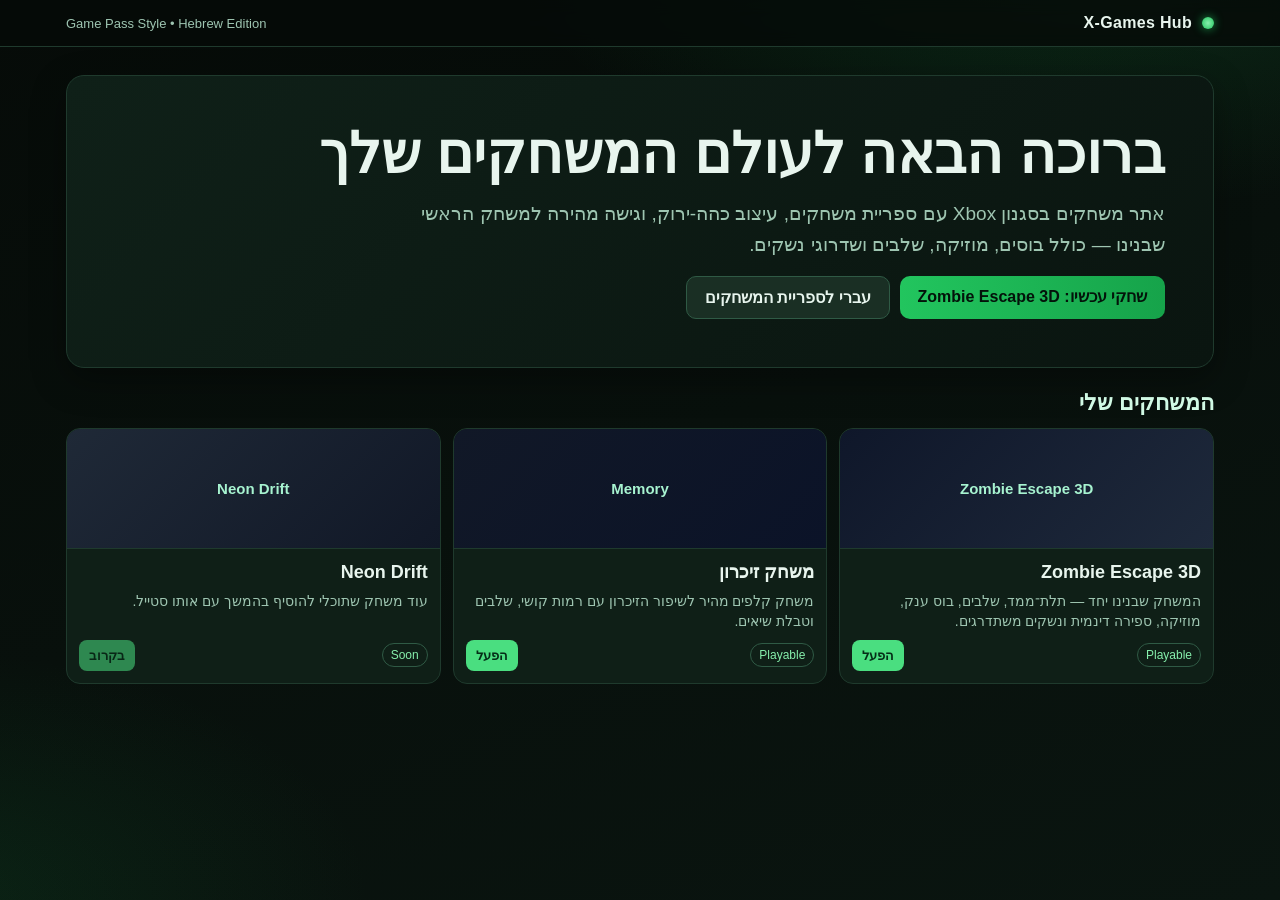
<file: index.html>
<!doctype html>
<html lang="he" dir="rtl">
<head>
  <meta charset="UTF-8" />
  <meta name="viewport" content="width=device-width, initial-scale=1.0" />
  <title>X-Games Hub</title>
  <style>
    :root {
      color-scheme: dark;
      --bg: #060b08;
      --bg2: #0a1510;
      --panel: #0f1f17;
      --line: #1f3a2d;
      --text: #e8f5ee;
      --muted: #9ec5b1;
      --green: #22c55e;
      --green2: #16a34a;
    }

    * { box-sizing: border-box; }

    body {
      margin: 0;
      min-height: 100vh;
      font-family: Arial, sans-serif;
      color: var(--text);
      background:
        radial-gradient(1000px 500px at 85% -10%, rgba(34, 197, 94, 0.18), transparent 60%),
        radial-gradient(700px 400px at -5% 100%, rgba(21, 128, 61, 0.16), transparent 62%),
        linear-gradient(160deg, var(--bg), var(--bg2));
    }

    .topbar {
      position: sticky;
      top: 0;
      z-index: 5;
      backdrop-filter: blur(8px);
      background: rgba(6, 11, 8, 0.8);
      border-bottom: 1px solid var(--line);
    }

    .topbar-inner {
      max-width: 1180px;
      margin: 0 auto;
      display: flex;
      align-items: center;
      justify-content: space-between;
      gap: 12px;
      padding: 14px 16px;
    }

    .brand {
      display: flex;
      align-items: center;
      gap: 10px;
      font-weight: 700;
      letter-spacing: 0.02em;
    }

    .dot {
      width: 12px;
      height: 12px;
      border-radius: 999px;
      background: radial-gradient(circle, #86efac, var(--green));
      box-shadow: 0 0 10px rgba(34, 197, 94, 0.75);
    }

    .hero {
      max-width: 1180px;
      margin: 28px auto 14px;
      padding: 0 16px;
    }

    .hero-card {
      border: 1px solid var(--line);
      border-radius: 18px;
      overflow: hidden;
      background: linear-gradient(135deg, #0f2018, #0a1510);
      box-shadow: 0 12px 34px rgba(0, 0, 0, 0.35);
    }

    .hero-inner {
      padding: clamp(20px, 5vw, 48px);
      display: grid;
      gap: 16px;
    }

    h1 {
      margin: 0;
      font-size: clamp(30px, 5.5vw, 56px);
      line-height: 1.06;
    }

    .lead {
      margin: 0;
      color: var(--muted);
      max-width: 760px;
      line-height: 1.6;
      font-size: clamp(15px, 2.4vw, 19px);
    }

    .actions {
      display: flex;
      gap: 10px;
      flex-wrap: wrap;
    }

    a.btn {
      text-decoration: none;
      color: #03130a;
      background: linear-gradient(90deg, var(--green), var(--green2));
      border: none;
      border-radius: 10px;
      padding: 11px 18px;
      font-weight: 700;
    }

    a.btn.secondary {
      color: var(--text);
      background: #1a2f24;
      border: 1px solid #2f5a45;
    }

    .section {
      max-width: 1180px;
      margin: 22px auto 28px;
      padding: 0 16px;
    }

    .section h2 {
      margin: 0 0 12px;
      font-size: 22px;
      color: #d1fae5;
    }

    .grid {
      display: grid;
      grid-template-columns: repeat(auto-fit, minmax(240px, 1fr));
      gap: 12px;
    }

    .game {
      border: 1px solid var(--line);
      border-radius: 14px;
      background: var(--panel);
      overflow: hidden;
      display: grid;
    }

    .thumb {
      height: 120px;
      background: linear-gradient(135deg, #0f172a, #1e293b);
      display: grid;
      place-items: center;
      color: #a7f3d0;
      font-size: 15px;
      font-weight: 700;
      border-bottom: 1px solid var(--line);
    }

    .game:nth-child(2) .thumb { background: linear-gradient(135deg, #111827, #0b1328); }
    .game:nth-child(3) .thumb { background: linear-gradient(135deg, #1f2937, #111827); }

    .body {
      padding: 12px;
      display: grid;
      gap: 8px;
    }

    .title {
      margin: 0;
      font-size: 18px;
    }

    .desc {
      margin: 0;
      color: var(--muted);
      font-size: 14px;
      line-height: 1.45;
      min-height: 40px;
    }

    .foot {
      display: flex;
      justify-content: space-between;
      align-items: center;
      gap: 8px;
    }

    .tag {
      color: #86efac;
      font-size: 12px;
      border: 1px solid #2f5a45;
      border-radius: 999px;
      padding: 4px 8px;
    }

    .mini {
      text-decoration: none;
      color: #052e17;
      background: #4ade80;
      border-radius: 8px;
      font-size: 13px;
      font-weight: 700;
      padding: 8px 10px;
    }

    .mini.disabled {
      pointer-events: none;
      opacity: 0.55;
    }
  </style>
</head>
<body>
  <header class="topbar">
    <div class="topbar-inner">
      <div class="brand"><span class="dot"></span> X-Games Hub</div>
      <div style="color:#9ec5b1;font-size:13px;">Game Pass Style • Hebrew Edition</div>
    </div>
  </header>

  <main>
    <section class="hero">
      <div class="hero-card">
        <div class="hero-inner">
          <h1>ברוכה הבאה לעולם המשחקים שלך</h1>
          <p class="lead">אתר משחקים בסגנון Xbox עם ספריית משחקים, עיצוב כהה-ירוק, וגישה מהירה למשחק הראשי שבנינו — כולל בוסים, מוזיקה, שלבים ושדרוגי נשקים.</p>
          <div class="actions">
            <a class="btn" href="games/zombie/game.html">שחקי עכשיו: Zombie Escape 3D</a>
            <a class="btn secondary" href="#games">עברי לספריית המשחקים</a>
          </div>
        </div>
      </div>
    </section>

    <section class="section" id="games">
      <h2>המשחקים שלי</h2>
      <div class="grid">
        <article class="game">
          <div class="thumb">Zombie Escape 3D</div>
          <div class="body">
            <h3 class="title">Zombie Escape 3D</h3>
            <p class="desc">המשחק שבנינו יחד — תלת־ממד, שלבים, בוס ענק, מוזיקה, ספירה דינמית ונשקים משתדרגים.</p>
            <div class="foot">
              <span class="tag">Playable</span>
              <a class="mini" href="games/zombie/game.html">הפעל</a>
            </div>
          </div>
        </article>

        <article class="game">
          <div class="thumb">Memory</div>
          <div class="body">
            <h3 class="title">משחק זיכרון</h3>
            <p class="desc">משחק קלפים מהיר לשיפור הזיכרון עם רמות קושי, שלבים וטבלת שיאים.</p>
            <div class="foot">
              <span class="tag">Playable</span>
              <a class="mini" href="games/memory/memory.html">הפעל</a>
            </div>
          </div>
        </article>

        <article class="game">
          <div class="thumb">Neon Drift</div>
          <div class="body">
            <h3 class="title">Neon Drift</h3>
            <p class="desc">עוד משחק שתוכלי להוסיף בהמשך עם אותו סטייל.</p>
            <div class="foot">
              <span class="tag">Soon</span>
              <a class="mini disabled" href="#">בקרוב</a>
            </div>
          </div>
        </article>
      </div>
    </section>
  </main>
</body>
</html>
</file>
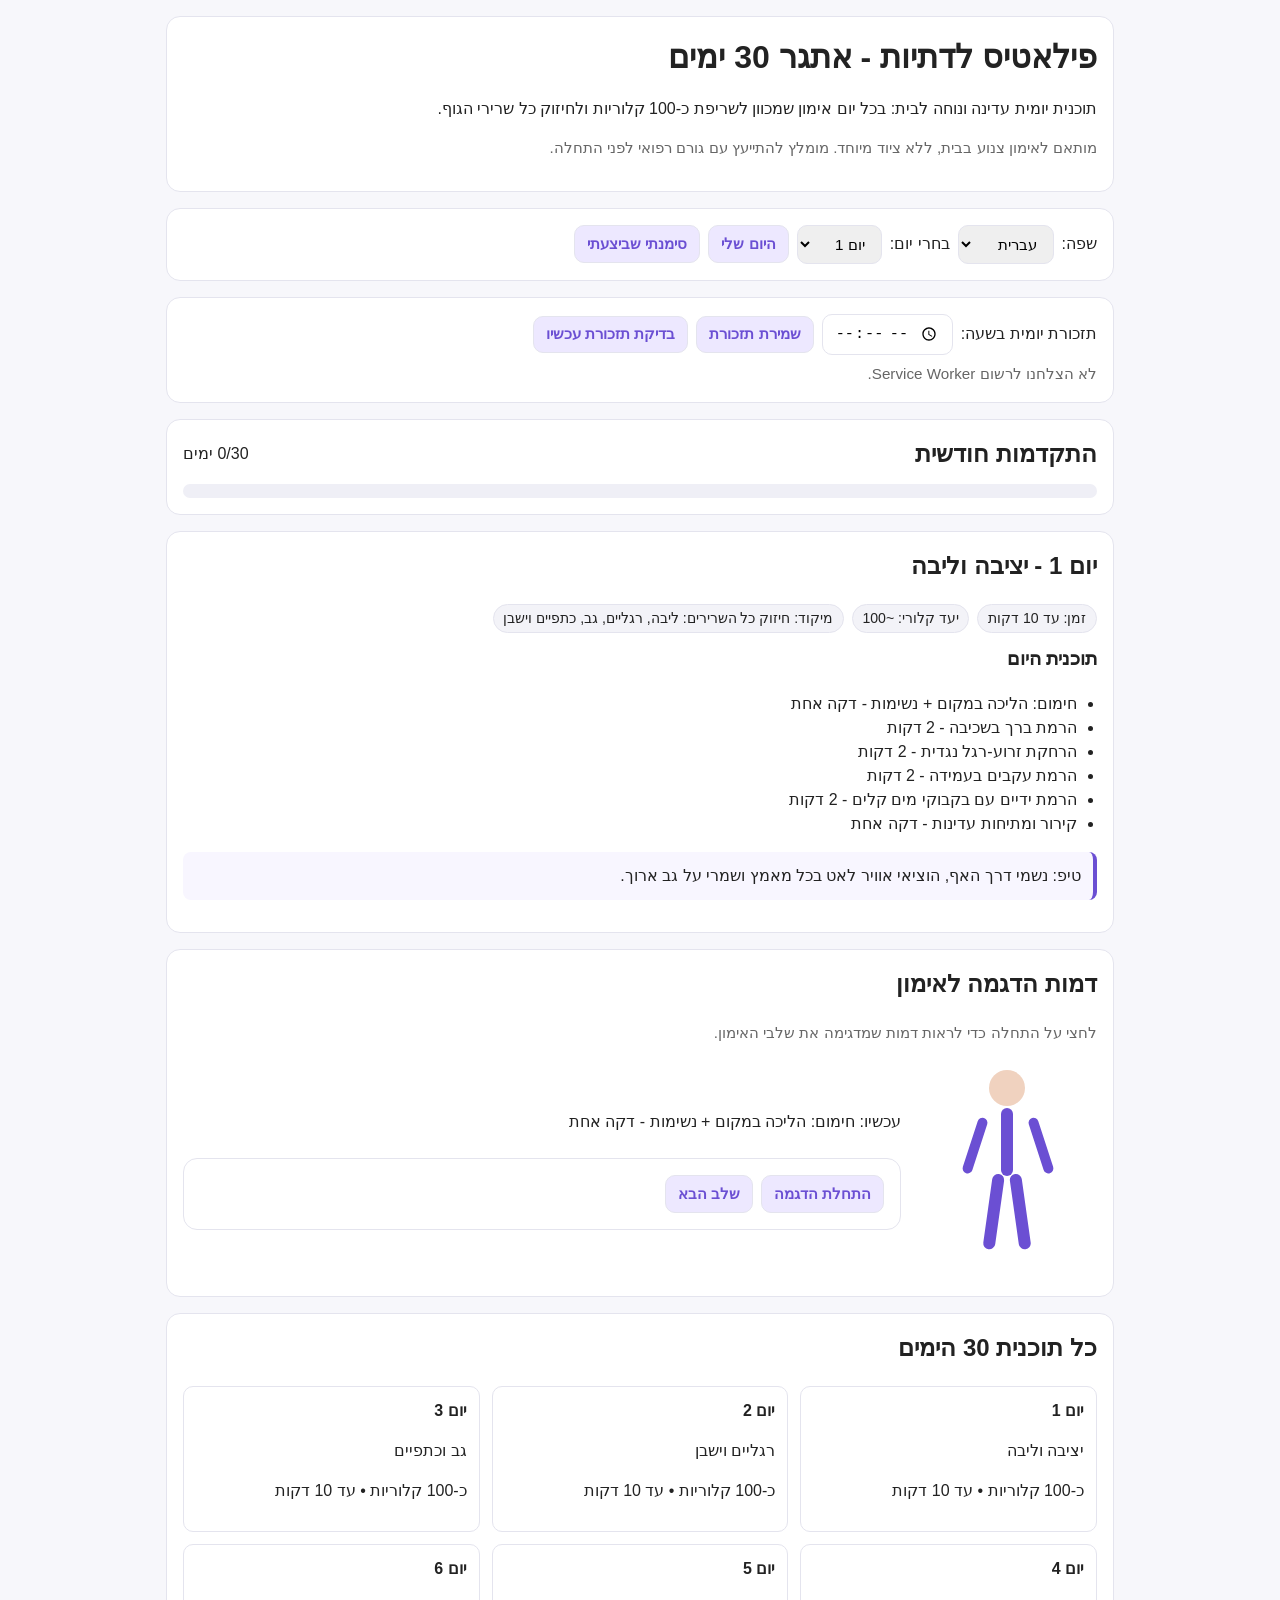
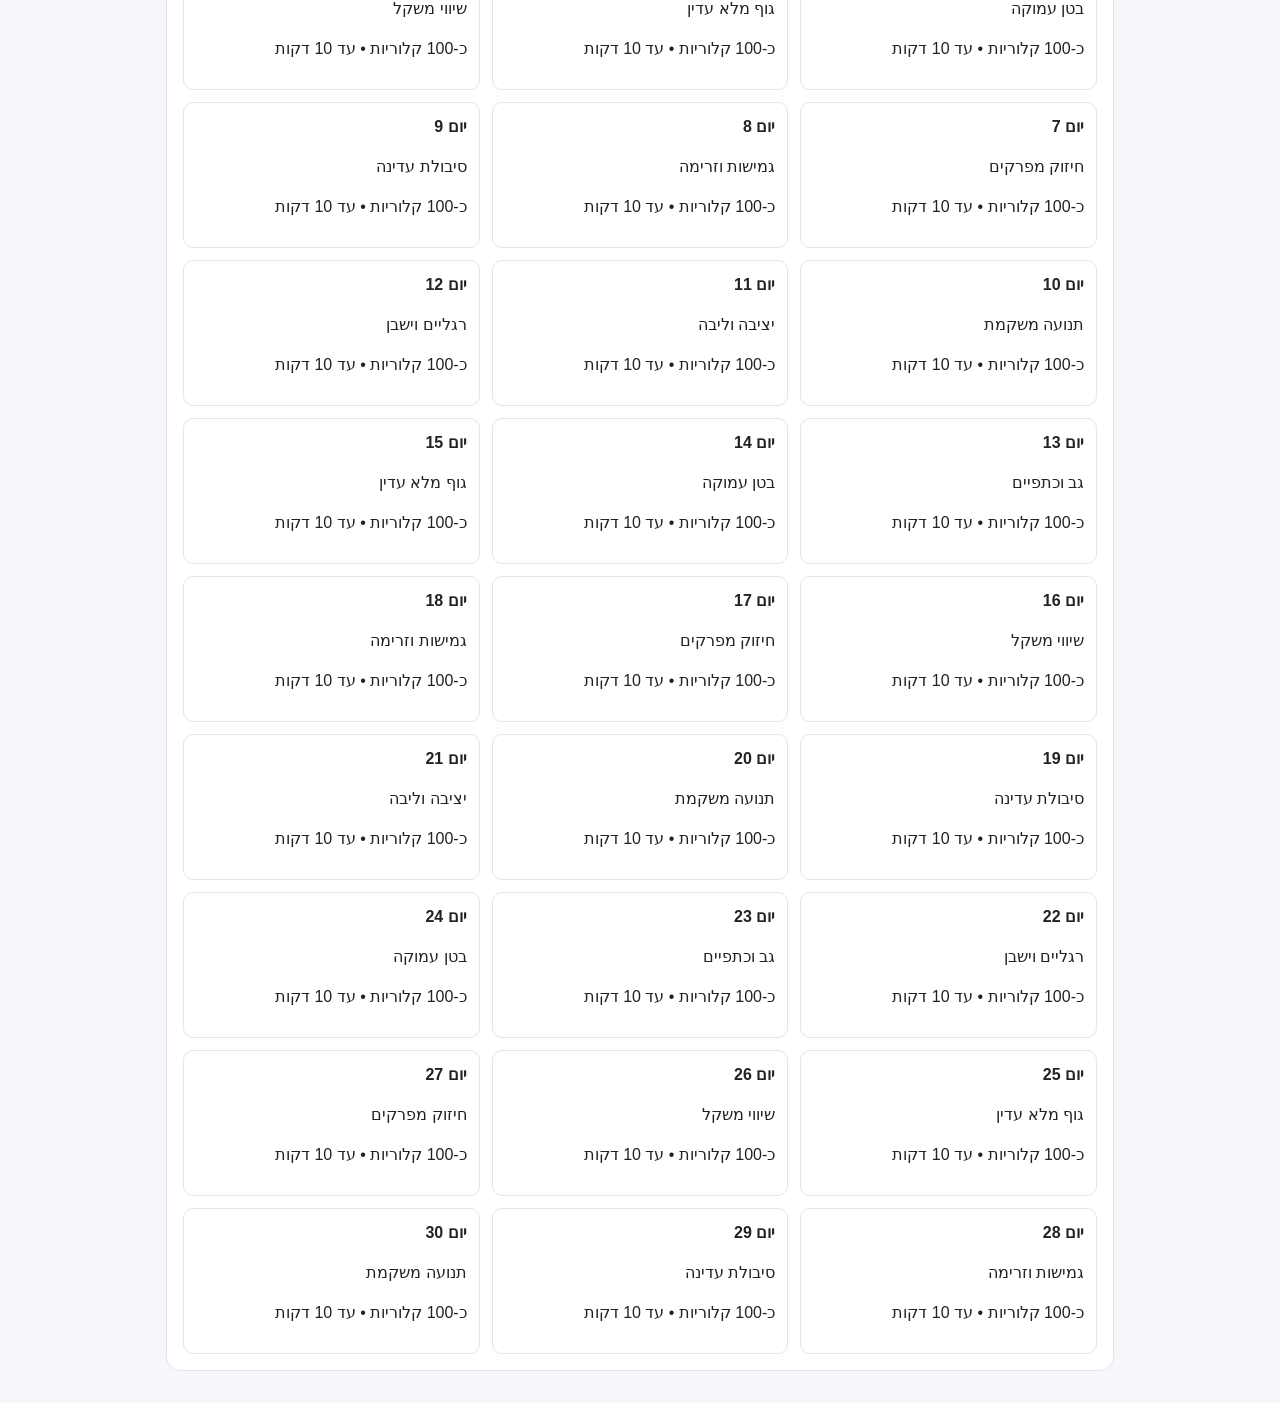
<file: פילאטיס לדתיות/עריכה חופשית/index.html>
<!doctype html>
<html lang="he" dir="rtl">
<head>
  <meta charset="UTF-8" />
  <meta name="viewport" content="width=device-width, initial-scale=1.0" />
  <title>פילאטיס לדתיות - אתגר 30 ימים</title>
  <meta name="theme-color" content="#6b4fd3" />
  <link rel="manifest" href="manifest.webmanifest" />
  <link rel="stylesheet" href="styles.css" />
</head>
<body>
  <main class="app">
    <header class="hero">
      <h1 id="heroTitle">פילאטיס לדתיות - אתגר 30 ימים</h1>
      <p id="heroSubtitle">
        תוכנית יומית עדינה ונוחה לבית: בכל יום אימון שמכוון לשריפת כ-100 קלוריות
        ולחיזוק כל שרירי הגוף.
      </p>
      <p id="heroNote" class="note">
        מותאם לאימון צנוע בבית, ללא ציוד מיוחד. מומלץ להתייעץ עם גורם רפואי לפני התחלה.
      </p>
    </header>

    <section class="controls" aria-label="בקרות תוכנית">
      <label id="languageLabel" for="languagePicker">שפה:</label>
      <select id="languagePicker">
        <option value="he">עברית</option>
        <option value="en">English</option>
      </select>
      <label id="dayPickerLabel" for="dayPicker">בחרי יום:</label>
      <select id="dayPicker"></select>
      <button id="showTodayBtn" type="button">היום שלי</button>
      <button id="markDoneBtn" type="button">סימנתי שביצעתי</button>
    </section>

    <section class="controls" aria-label="התקנה ותזכורת">
      <button id="installBtn" type="button" hidden>התקנת האפליקציה</button>
      <label id="reminderLabel" for="reminderTime">תזכורת יומית בשעה:</label>
      <input id="reminderTime" type="time" />
      <button id="saveReminderBtn" type="button">שמירת תזכורת</button>
      <button id="testReminderBtn" type="button">בדיקת תזכורת עכשיו</button>
      <span id="reminderStatus" class="note"></span>
    </section>

    <section class="progress" aria-label="התקדמות">
      <div class="progress-head">
        <h2 id="progressTitle">התקדמות חודשית</h2>
        <span id="progressText">0/30 ימים</span>
      </div>
      <div class="progress-bar" role="progressbar" aria-valuemin="0" aria-valuemax="30" aria-valuenow="0" id="progressBar">
        <div id="progressFill"></div>
      </div>
    </section>

    <section id="dayCard" class="day-card" aria-live="polite"></section>

    <section class="day-card" aria-live="polite">
      <h2 id="coachTitle">דמות הדגמה לאימון</h2>
      <p id="coachNote" class="note">לחצי על התחלה כדי לראות דמות שמדגימה את שלבי האימון.</p>
      <div class="coach-wrap">
        <div id="coachFigure" class="coach-figure pose-0" aria-hidden="true">
          <div class="head"></div>
          <div class="body"></div>
          <div class="arm left"></div>
          <div class="arm right"></div>
          <div class="leg left"></div>
          <div class="leg right"></div>
        </div>
        <div class="coach-info">
          <p id="coachStepText">שלב הדגמה יופיע כאן</p>
          <div class="controls">
            <button id="coachStartBtn" type="button">התחלת הדגמה</button>
            <button id="coachNextBtn" type="button">שלב הבא</button>
          </div>
        </div>
      </div>
    </section>

    <section class="all-days" aria-label="כל הימים">
      <h2 id="allDaysTitle">כל תוכנית 30 הימים</h2>
      <div id="daysGrid" class="days-grid"></div>
    </section>
  </main>

  <script src="app.js"></script>
</body>
</html>
</file>
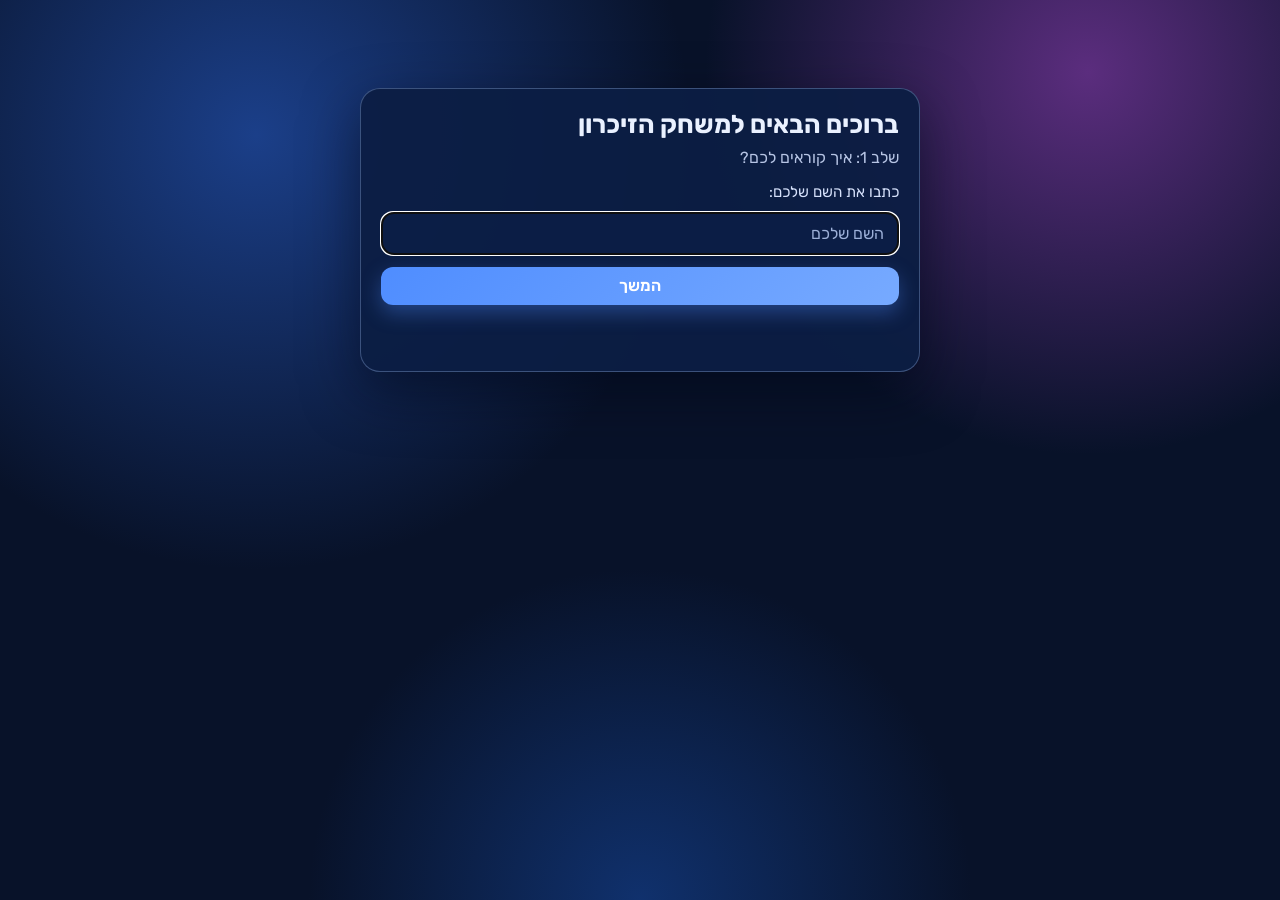
<file: games/memory/memory.html>
<!DOCTYPE html>
<html lang="he" dir="rtl">
<head>
  <meta charset="UTF-8" />
  <meta name="viewport" content="width=device-width, initial-scale=1.0" />
  <title>משחק זיכרון</title>
  <link rel="preconnect" href="https://fonts.googleapis.com">
  <link rel="preconnect" href="https://fonts.gstatic.com" crossorigin>
  <link href="https://fonts.googleapis.com/css2?family=Rubik:wght@400;500;700&display=swap" rel="stylesheet">
  <link rel="stylesheet" href="memory.css" />
</head>
<body>
  <section id="onboarding" class="onboarding" aria-label="First setup">
    <div class="onboarding-card">
      <h2 id="onboardingTitle">ברוכים הבאים למשחק הזיכרון</h2>
      <p id="onboardingSubtitle">שלב 1: איך קוראים לכם?</p>

      <div id="step1" class="onboarding-step active">
        <label for="nameInput1" id="nameInput1Label">כתבו את השם שלכם:</label>
        <input id="nameInput1" type="text" maxlength="24" autocomplete="name" placeholder="השם שלכם" />
        <button id="nextToStep2Btn" type="button">המשך</button>
      </div>

      <div id="step2" class="onboarding-step">
        <label for="ageInput" id="ageInputLabel">שלב 2: מה הגיל שלך?</label>
        <input id="ageInput" type="number" min="11" max="1000" inputmode="numeric" placeholder="לדוגמה: 11" />
        <button id="nextToStep3Btn" type="button">המשך</button>
      </div>

      <div id="step3" class="onboarding-step">
        <label for="languageSelect" id="languageSelectLabel">בחרו שפה:</label>
        <select id="languageSelect">
          <option value="en" selected>English</option>
          <option value="he">עברית</option>
          <option value="ar">العربية</option>
        </select>
        <button id="startGameBtn" type="button">התחל משחק</button>
      </div>

      <p id="onboardingError" class="onboarding-error" aria-live="assertive"></p>
    </div>
  </section>

  <main class="app">
    <nav class="top-links" aria-label="קישורים">
      <a class="index-link" href="../../index.html">לעמוד אינדקס</a>
    </nav>

    <section id="difficultyScreen" class="panel-screen hidden" aria-label="בחירת רמה">
      <h1 id="titleText">🧩 משחק זיכרון</h1>
      <p id="subtitleText">בחרו רמת קושי כדי להמשיך למסך השלבים.</p>
      <div class="difficulty-options">
        <button type="button" class="difficulty-btn" data-difficulty="easy" id="difficultyEasyBtn">קל</button>
        <button type="button" class="difficulty-btn" data-difficulty="medium" id="difficultyMediumBtn">בינוני</button>
        <button type="button" class="difficulty-btn" data-difficulty="hard" id="difficultyHardBtn">קשה</button>
      </div>
    </section>

    <section id="levelsScreen" class="panel-screen hidden" aria-label="מסך שלבים">
      <div class="levels-header-row">
        <h2 id="levelsTitle">שלבים 1-1000</h2>
        <div class="levels-actions">
          <button id="currentModeChip" type="button" class="current-mode-chip">בינוני</button>
          <button id="leaderboardBtn" type="button">שיאים</button>
        </div>
      </div>
      <div id="modePicker" class="mode-picker hidden" aria-label="בחירת מצב">
        <button type="button" class="mode-option" data-difficulty="easy" id="modeEasyBtn">קל</button>
        <button type="button" class="mode-option" data-difficulty="medium" id="modeMediumBtn">בינוני</button>
        <button type="button" class="mode-option" data-difficulty="hard" id="modeHardBtn">קשה</button>
      </div>
      <p id="levelsSubtitle">בחרו שלב. שלבים נעולים ייפתחו בהדרגה.</p>
      <section id="leaderboardPanel" class="leaderboard-panel hidden" aria-label="טבלת שיאים">
        <div class="leaderboard-head">
          <h3 id="leaderboardTitle">טופ מסיימים</h3>
          <button id="closeLeaderboardBtn" type="button">סגור</button>
        </div>
        <ol id="leaderboardList" class="leaderboard-list"></ol>
      </section>
      <div id="levelsGrid" class="levels-grid"></div>
    </section>

    <section id="playScreen" class="panel-screen hidden" aria-label="מסך משחק">
      <header class="header">
        <h2 id="playTitle">שלב 1</h2>
        <p id="playMeta">קושי: קל</p>
      </header>

      <section class="controls" aria-label="בקרות משחק">
        <button id="backToLevelsBtn" type="button">חזרה לשלבים</button>
        <button id="restartLevelBtn" type="button">התחל שלב מחדש</button>
      </section>

      <section class="stats" aria-live="polite">
        <div class="stat-box">
          <span class="label" id="timerLabel">זמן</span>
          <span id="timer">00:00</span>
        </div>
        <div class="stat-box">
          <span class="label" id="movesLabel">מהלכים</span>
          <span id="moves">0</span>
        </div>
        <div class="stat-box">
          <span class="label" id="pairsLabel">זוגות</span>
          <span id="pairs">0</span>
        </div>
        <div class="stat-box">
          <span class="label" id="bestLabel">שיא אישי</span>
          <span id="bestScore">--</span>
        </div>
      </section>

      <section id="gameBoard" class="game-board" aria-label="לוח משחק"></section>

      <section id="message" class="message" aria-live="assertive"></section>
    </section>
  </main>

  <script src="memory.js"></script>
</body>
</html>
</file>
<file: פילאטיס לדתיות/עריכה חופשית/styles.css>
:root {
  --bg: #f7f7fb;
  --card: #ffffff;
  --text: #222222;
  --muted: #666666;
  --primary: #6b4fd3;
  --primary-soft: #ede8ff;
  --ok: #1f8f4a;
  --border: #e4e4ee;
}

* {
  box-sizing: border-box;
}

body {
  margin: 0;
  font-family: "Segoe UI", Tahoma, sans-serif;
  background: var(--bg);
  color: var(--text);
  line-height: 1.5;
}

.app {
  max-width: 980px;
  margin: 0 auto;
  padding: 1rem;
}

.hero,
.controls,
.progress,
.day-card,
.all-days {
  background: var(--card);
  border: 1px solid var(--border);
  border-radius: 14px;
  padding: 1rem;
  margin-bottom: 1rem;
}

.hero h1 {
  margin-top: 0;
  margin-bottom: 0.5rem;
}

.note {
  color: var(--muted);
  font-size: 0.95rem;
}

#reminderStatus {
  flex-basis: 100%;
}

.controls {
  display: flex;
  gap: 0.5rem;
  flex-wrap: wrap;
  align-items: center;
}

select,
input,
button {
  padding: 0.55rem 0.75rem;
  border-radius: 10px;
  border: 1px solid var(--border);
  font-size: 0.95rem;
}

button {
  background: var(--primary-soft);
  color: var(--primary);
  cursor: pointer;
  font-weight: 600;
}

button:hover {
  filter: brightness(0.98);
}

.progress-head {
  display: flex;
  justify-content: space-between;
  align-items: center;
  gap: 0.75rem;
}

.progress-head h2 {
  margin: 0;
}

.progress-bar {
  margin-top: 0.75rem;
  height: 14px;
  width: 100%;
  background: #efeff6;
  border-radius: 999px;
  overflow: hidden;
}

#progressFill {
  height: 100%;
  width: 0;
  background: linear-gradient(90deg, #7b64db, #53c1a2);
  transition: width 0.3s ease;
}

.day-card h2,
.day-card h3,
.all-days h2 {
  margin-top: 0;
}

.badges {
  display: flex;
  gap: 0.5rem;
  flex-wrap: wrap;
  margin-bottom: 0.75rem;
}

.badge {
  background: #f3f3f8;
  border: 1px solid var(--border);
  border-radius: 999px;
  padding: 0.2rem 0.6rem;
  font-size: 0.88rem;
}

ul {
  padding-right: 1.25rem;
}

.tip {
  border-right: 4px solid var(--primary);
  background: #f8f6ff;
  padding: 0.75rem;
  border-radius: 8px;
}

.coach-wrap {
  display: grid;
  grid-template-columns: 180px 1fr;
  gap: 1rem;
  align-items: center;
}

.coach-figure {
  position: relative;
  width: 160px;
  height: 220px;
  margin: 0 auto;
}

.coach-figure .head {
  position: absolute;
  top: 10px;
  left: 62px;
  width: 36px;
  height: 36px;
  border-radius: 50%;
  background: #f0d2bf;
}

.coach-figure .body,
.coach-figure .arm,
.coach-figure .leg {
  position: absolute;
  background: var(--primary);
  transform-origin: top center;
  border-radius: 999px;
  transition: transform 0.35s ease;
}

.coach-figure.playing .body {
  animation: coachPulse 0.8s ease-in-out infinite;
}

@keyframes coachPulse {
  0% { transform: scaleY(1); }
  50% { transform: scaleY(0.94); }
  100% { transform: scaleY(1); }
}

.coach-figure .body {
  top: 48px;
  left: 74px;
  width: 12px;
  height: 68px;
}

.coach-figure .arm {
  top: 58px;
  width: 10px;
  height: 58px;
}

.coach-figure .arm.left {
  left: 52px;
  transform: rotate(18deg);
}

.coach-figure .arm.right {
  left: 100px;
  transform: rotate(-18deg);
}

.coach-figure .leg {
  top: 114px;
  width: 12px;
  height: 76px;
}

.coach-figure .leg.left {
  left: 66px;
  transform: rotate(8deg);
}

.coach-figure .leg.right {
  left: 82px;
  transform: rotate(-8deg);
}

.coach-figure.pose-1 .arm.left,
.coach-figure.pose-1 .arm.right {
  transform: rotate(-130deg);
}

.coach-figure.pose-2 .body {
  transform: rotate(18deg);
}

.coach-figure.pose-2 .leg.left,
.coach-figure.pose-2 .leg.right {
  transform: rotate(28deg);
}

.coach-figure.pose-3 .body {
  transform: rotate(90deg);
  top: 70px;
}

.coach-figure.pose-3 .arm.left,
.coach-figure.pose-3 .arm.right,
.coach-figure.pose-3 .leg.left,
.coach-figure.pose-3 .leg.right {
  transform: rotate(90deg);
}

.coach-figure.pose-4 .arm.left,
.coach-figure.pose-4 .arm.right {
  transform: rotate(0deg);
}

.coach-info {
  display: grid;
  gap: 0.5rem;
}

.days-grid {
  display: grid;
  grid-template-columns: repeat(auto-fit, minmax(220px, 1fr));
  gap: 0.75rem;
}

.day-mini {
  border: 1px solid var(--border);
  border-radius: 10px;
  padding: 0.75rem;
  background: #fff;
}

.day-mini.done {
  border-color: #b4e6c4;
  background: #f3fff7;
}

.done-mark {
  color: var(--ok);
  font-weight: 700;
}

@media (max-width: 640px) {
  .controls {
    flex-direction: column;
    align-items: stretch;
  }

  .coach-wrap {
    grid-template-columns: 1fr;
  }

  .controls label {
    margin-bottom: -0.25rem;
  }
}
</file>
<file: games/memory/memory.css>
:root {
  --bg: #081229;
  --surface: rgba(10, 23, 54, 0.8);
  --surface-strong: rgba(12, 30, 68, 0.95);
  --primary: #4f8dff;
  --primary-dark: #2d69dd;
  --text: #eaf1ff;
  --muted: #b6c4e4;
  --success: #3ddc97;
  --danger: #ff7b8f;
  --stroke: rgba(170, 202, 255, 0.3);
  --shadow: 0 20px 55px rgba(1, 7, 24, 0.55);
}

* {
  box-sizing: border-box;
}

body {
  margin: 0;
  font-family: "Rubik", sans-serif;
  background:
    radial-gradient(circle at 20% 15%, #1b3f89 0%, transparent 34%),
    radial-gradient(circle at 85% 8%, #5b2d7e 0%, transparent 28%),
    radial-gradient(circle at 50% 100%, #10316d 0%, transparent 30%),
    var(--bg);
  color: var(--text);
  min-height: 100vh;
  padding: 1.5rem 0;
}

body.setup-mode .app {
  display: none;
}

body.game-mode .onboarding {
  display: none;
}

.hidden {
  display: none !important;
}

.onboarding {
  width: min(560px, 92vw);
  margin: 4rem auto 0;
}

.onboarding-card {
  background: var(--surface-strong);
  border: 1px solid var(--stroke);
  border-radius: 20px;
  padding: 1.25rem;
  box-shadow: var(--shadow);
}

.onboarding-card h2 {
  margin: 0;
  font-size: 1.6rem;
}

.onboarding-card p {
  margin: 0.55rem 0 1rem;
  color: var(--muted);
}

.onboarding-step {
  display: none;
}

.onboarding-step.active {
  display: grid;
  gap: 0.7rem;
}

.onboarding-step label {
  font-size: 0.95rem;
  color: #d6e1fb;
}

.onboarding-step input,
.onboarding-step select {
  background: rgba(12, 31, 70, 0.9);
  color: var(--text);
  border: 1px solid var(--stroke);
  border-radius: 12px;
  padding: 0.7rem 0.85rem;
  font: inherit;
}

.onboarding-step input::placeholder {
  color: #9db0d8;
}

.onboarding-error {
  min-height: 1.35rem;
  color: var(--danger);
  font-weight: 500;
}

.app {
  width: min(960px, 92vw);
  margin: 1rem auto;
  background: var(--surface);
  border: 1px solid var(--stroke);
  backdrop-filter: blur(10px);
  border-radius: 22px;
  box-shadow: var(--shadow);
  padding: 1.3rem;
}

.top-links {
  display: flex;
  justify-content: flex-start;
  margin-bottom: 0.85rem;
}

.index-link {
  display: inline-flex;
  align-items: center;
  padding: 0.38rem 0.68rem;
  border-radius: 10px;
  border: 1px solid rgba(174, 209, 255, 0.55);
  color: #e9f2ff;
  text-decoration: none;
  background: rgba(16, 40, 88, 0.58);
  font-weight: 600;
}

.index-link:hover {
  filter: brightness(1.08);
}

.panel-screen {
  animation: fadeIn 0.35s ease;
}

#playScreen {
  position: relative;
  overflow: hidden;
}

#playScreen.victory-glow {
  box-shadow:
    inset 0 0 0 1px rgba(212, 233, 255, 0.65),
    0 0 22px rgba(103, 183, 255, 0.55),
    0 0 44px rgba(88, 124, 255, 0.4);
}

.global-victory-layer {
  position: fixed;
  inset: 0;
  z-index: 9999;
  pointer-events: none;
}

.victory-burst {
  position: absolute;
  inset: 0;
  pointer-events: none;
  z-index: 6;
}

.victory-overlay {
  position: absolute;
  inset: 0;
  background: radial-gradient(circle at center, rgba(13, 34, 79, 0.22), rgba(2, 8, 23, 0.82));
  animation: victoryOverlayPulse 0.65s ease-in-out infinite alternate;
}

.victory-banner {
  position: absolute;
  top: 50%;
  left: 50%;
  transform: translate(-50%, -50%);
  width: min(92vw, 980px);
  text-align: center;
  padding: 1rem 1.1rem;
  border-radius: 18px;
  background: linear-gradient(140deg, rgba(94, 168, 255, 0.95), rgba(122, 111, 255, 0.9));
  border: 1px solid rgba(228, 241, 255, 0.95);
  box-shadow:
    0 0 24px rgba(110, 189, 255, 0.86),
    0 0 48px rgba(110, 145, 255, 0.5);
  color: #fff;
  font-size: clamp(2rem, 7vw, 5rem);
  font-weight: 900;
  letter-spacing: 1px;
  line-height: 1.15;
  text-shadow: 0 3px 20px rgba(15, 32, 70, 0.55);
  z-index: 2;
  animation: victoryBannerPop 0.35s ease-out;
}

.victory-particle {
  position: absolute;
  top: -10%;
  font-size: clamp(1.05rem, 2.1vw, 1.65rem);
  opacity: 0;
  animation-name: victoryDrop;
  animation-timing-function: ease-out;
  animation-fill-mode: forwards;
  z-index: 3;
}

.difficulty-options {
  display: grid;
  grid-template-columns: repeat(3, minmax(0, 1fr));
  gap: 0.8rem;
  margin-top: 1rem;
}

.difficulty-btn {
  min-height: 52px;
  font-size: 1.02rem;
}

.levels-header-row {
  display: flex;
  align-items: center;
  justify-content: space-between;
  gap: 0.8rem;
}

.levels-header-row h2 {
  margin: 0;
}

.levels-actions {
  display: flex;
  gap: 0.5rem;
  flex-wrap: wrap;
}

.current-mode-chip {
  display: inline-flex;
  align-items: center;
  padding: 0.45rem 0.72rem;
  border-radius: 12px;
  border: 1px solid rgba(197, 228, 255, 0.98);
  box-shadow:
    0 0 0 1px rgba(198, 229, 255, 0.45),
    0 0 12px rgba(108, 182, 255, 0.8);
  background: linear-gradient(140deg, rgba(86, 146, 255, 0.38), rgba(69, 100, 214, 0.36));
  color: #ffffff;
  font-size: 0.88rem;
  font-weight: 700;
}

.mode-picker {
  margin-top: 0.6rem;
  display: flex;
  gap: 0.45rem;
  flex-wrap: nowrap;
  overflow-x: auto;
  padding: 0.25rem 0.1rem;
}

.mode-option {
  flex: 0 0 auto;
  min-width: 96px;
  padding: 0.45rem 0.65rem;
  box-shadow: none;
  background: linear-gradient(150deg, rgba(83, 130, 215, 0.26), rgba(38, 72, 145, 0.3));
  border: 1px solid rgba(160, 196, 250, 0.42);
}

.mode-option.active {
  border-color: rgba(203, 232, 255, 0.98);
  box-shadow:
    0 0 0 1px rgba(198, 229, 255, 0.45),
    0 0 13px rgba(108, 182, 255, 0.82);
  filter: brightness(1.08);
}

.leaderboard-panel {
  margin-top: 0.75rem;
  border-radius: 14px;
  border: 1px solid rgba(172, 210, 255, 0.32);
  background: linear-gradient(150deg, rgba(20, 52, 112, 0.62), rgba(12, 32, 74, 0.68));
  padding: 0.75rem;
}

.leaderboard-head {
  display: flex;
  align-items: center;
  justify-content: space-between;
  gap: 0.7rem;
}

.leaderboard-head h3 {
  margin: 0;
  font-size: 1.02rem;
}

.leaderboard-list {
  margin: 0.65rem 0 0;
  padding-inline-start: 1.15rem;
  display: grid;
  gap: 0.45rem;
  max-height: 220px;
  overflow: auto;
}

.leaderboard-item {
  border-radius: 10px;
  border: 1px solid rgba(165, 199, 251, 0.33);
  background: rgba(14, 39, 87, 0.7);
  padding: 0.5rem 0.6rem;
  font-size: 0.9rem;
}

.leaderboard-empty {
  list-style: none;
  margin-inline-start: -1.15rem;
  border: 1px dashed rgba(170, 204, 252, 0.35);
  border-radius: 10px;
  padding: 0.65rem;
  color: #c8d9fa;
}

.levels-grid {
  margin-top: 0.8rem;
  display: grid;
  grid-template-columns: repeat(auto-fill, minmax(84px, 1fr));
  gap: 0.5rem;
  max-height: 62vh;
  overflow: auto;
  padding: 0.5rem;
  border-radius: 14px;
  border: 1px solid rgba(171, 205, 255, 0.28);
  background: linear-gradient(145deg, rgba(18, 47, 103, 0.55), rgba(10, 26, 62, 0.45));
  backdrop-filter: blur(6px);
}

.level-tile {
  position: relative;
  border-radius: 12px;
  border: 1px solid rgba(162, 195, 244, 0.35);
  background: linear-gradient(155deg, rgba(72, 118, 198, 0.26), rgba(31, 62, 121, 0.33));
  color: #eff4ff;
  padding: 0.5rem 0.3rem;
  min-height: 58px;
  display: grid;
  place-items: center;
  text-align: center;
  font-weight: 700;
  font-size: 0.86rem;
}

.level-tile.locked {
  cursor: not-allowed;
  opacity: 0.72;
}

.level-tile.unlocked {
  cursor: pointer;
}

.level-tile.unlocked:hover {
  border-color: rgba(201, 225, 255, 0.7);
  transform: translateY(-1px);
}

.level-tile .lock {
  position: absolute;
  top: 6px;
  inset-inline-start: 7px;
  font-size: 0.86rem;
}

.level-tile.active {
  border-color: rgba(170, 221, 255, 0.98);
  box-shadow:
    0 0 0 1px rgba(205, 234, 255, 0.45),
    0 0 12px rgba(130, 204, 255, 0.92),
    0 0 28px rgba(71, 129, 255, 0.58);
  background: linear-gradient(145deg, rgba(100, 168, 255, 0.42), rgba(48, 94, 203, 0.46));
}

.level-tile.blink-target {
  animation: levelBlink 0.9s ease-in-out infinite;
}

.header h1 {
  margin: 0;
  font-size: 2rem;
  letter-spacing: 0.2px;
}

.header h2 {
  margin: 0;
  font-size: 1.45rem;
}

.header p {
  margin: 0.5rem 0 1rem;
  color: var(--muted);
}

.controls {
  display: flex;
  flex-wrap: wrap;
  align-items: center;
  gap: 0.75rem;
  margin-bottom: 1.1rem;
}

.controls label {
  font-weight: 500;
}

.stage-flow {
  margin-bottom: 1rem;
}

.stage-flow-title {
  display: block;
  margin-bottom: 0.5rem;
  font-weight: 600;
  color: #dce8ff;
}

.stage-track {
  display: flex;
  align-items: center;
  gap: 0.45rem;
  flex-wrap: wrap;
}

.stage-box {
  min-width: 90px;
  text-align: center;
  padding: 0.5rem 0.7rem;
  border-radius: 12px;
  background: linear-gradient(160deg, rgba(88, 128, 200, 0.22), rgba(38, 69, 127, 0.28));
  border: 1px solid rgba(162, 191, 244, 0.45);
  color: #cfddfa;
  font-weight: 600;
  transition: box-shadow 0.25s ease, transform 0.25s ease, border-color 0.25s ease;
}

.stage-box.active {
  color: #ffffff;
  border-color: rgba(168, 210, 255, 0.95);
  background: linear-gradient(135deg, rgba(84, 147, 255, 0.45), rgba(78, 95, 255, 0.35));
  box-shadow:
    0 0 0 1px rgba(195, 224, 255, 0.45),
    0 0 14px rgba(117, 184, 255, 0.85),
    0 0 34px rgba(80, 123, 255, 0.55);
  transform: translateY(-2px);
}

.stage-arrow {
  color: #91b4f8;
  font-size: 1rem;
  text-shadow: 0 0 10px rgba(132, 178, 255, 0.5);
}

select,
button {
  border: 1px solid var(--stroke);
  border-radius: 12px;
  padding: 0.6rem 0.9rem;
  font: inherit;
  color: var(--text);
}

select {
  background: rgba(12, 31, 70, 0.9);
}

button {
  background: linear-gradient(135deg, var(--primary), #77aaff);
  color: #fff;
  border: none;
  cursor: pointer;
  font-weight: 600;
  box-shadow: 0 8px 20px rgba(79, 141, 255, 0.35);
  transition: transform 0.2s ease, box-shadow 0.2s ease, filter 0.2s ease;
}

button:hover {
  transform: translateY(-1px);
  box-shadow: 0 12px 24px rgba(79, 141, 255, 0.4);
  filter: brightness(1.05);
}

button:active {
  transform: translateY(0);
}

.stats {
  display: grid;
  grid-template-columns: repeat(4, minmax(0, 1fr));
  gap: 0.8rem;
  margin-bottom: 1.1rem;
}

.stat-box {
  background: linear-gradient(160deg, rgba(96, 158, 255, 0.18), rgba(35, 84, 169, 0.14));
  border: 1px solid rgba(164, 198, 255, 0.35);
  border-radius: 14px;
  padding: 0.7rem;
  text-align: center;
  box-shadow: inset 0 0 0 1px rgba(255, 255, 255, 0.04);
}

.stat-box .label {
  display: block;
  font-size: 0.85rem;
  color: var(--muted);
}

#timer,
#moves,
#pairs,
#bestScore {
  display: block;
  margin-top: 0.2rem;
  font-size: 1.15rem;
  font-weight: 700;
}

.game-board {
  display: grid;
  gap: 0.72rem;
  padding: 0.35rem;
  border-radius: 16px;
  background: linear-gradient(140deg, rgba(18, 45, 100, 0.7), rgba(12, 30, 69, 0.4));
  border: 1px solid rgba(174, 206, 255, 0.2);
  max-height: 62vh;
  overflow: auto;
}

.card {
  position: relative;
  aspect-ratio: 1 / 1;
  border: none;
  background: transparent;
  padding: 0;
  cursor: pointer;
  perspective: 1000px;
  filter: drop-shadow(0 8px 14px rgba(1, 8, 26, 0.38));
}

.card-inner {
  position: relative;
  width: 100%;
  height: 100%;
  transform-style: preserve-3d;
  transition: transform 0.42s cubic-bezier(0.2, 0.75, 0.2, 1);
}

.card:hover .card-inner {
  transform: translateY(-2px);
}

.card.flipped .card-inner,
.card.matched .card-inner {
  transform: rotateY(180deg);
}

.card-face {
  position: absolute;
  inset: 0;
  border-radius: 15px;
  display: grid;
  place-items: center;
  backface-visibility: hidden;
  user-select: none;
  overflow: hidden;
}

.card-front {
  background:
    radial-gradient(circle at 80% 20%, rgba(255, 255, 255, 0.35), transparent 38%),
    linear-gradient(145deg, #356add, #254bb0);
  color: #fff;
  border: 1px solid rgba(198, 219, 255, 0.55);
  font-size: 1.9rem;
  text-shadow: 0 2px 8px rgba(8, 24, 61, 0.5);
}

.card-back {
  background:
    radial-gradient(circle at 15% 12%, rgba(255, 255, 255, 0.8), transparent 45%),
    linear-gradient(155deg, #f9fbff, #dbe8ff);
  border: 1px solid rgba(188, 205, 236, 0.9);
  transform: rotateY(180deg);
  font-size: clamp(1.7rem, 2.4vw, 2.25rem);
  box-shadow: inset 0 0 0 1px rgba(255, 255, 255, 0.55);
}

.card.matched {
  opacity: 0.92;
  animation: popWin 0.42s ease;
}

.message {
  margin-top: 1rem;
  min-height: 1.5rem;
  font-weight: 600;
}

.message.success {
  color: var(--success);
}

.message.error {
  color: var(--danger);
}

@keyframes popWin {
  0% {
    transform: scale(1);
  }
  50% {
    transform: scale(1.06);
  }
  100% {
    transform: scale(1);
  }
}

@keyframes fadeIn {
  from {
    opacity: 0;
    transform: translateY(8px);
  }
  to {
    opacity: 1;
    transform: translateY(0);
  }
}

@keyframes victoryDrop {
  0% {
    transform: translateY(-10px) scale(0.6) rotate(0deg);
    opacity: 0;
  }
  18% {
    opacity: 1;
  }
  100% {
    transform: translateY(108%) scale(1.1) rotate(18deg);
    opacity: 0;
  }
}

@keyframes victoryBannerPop {
  0% {
    transform: translate(-50%, -50%) scale(0.78);
    opacity: 0;
  }
  100% {
    transform: translate(-50%, -50%) scale(1);
    opacity: 1;
  }
}

@keyframes levelBlink {
  0%,
  100% {
    box-shadow:
      0 0 0 1px rgba(205, 234, 255, 0.45),
      0 0 8px rgba(120, 193, 255, 0.6),
      0 0 20px rgba(78, 130, 255, 0.35);
  }
  50% {
    box-shadow:
      0 0 0 1px rgba(225, 242, 255, 0.9),
      0 0 18px rgba(133, 212, 255, 0.95),
      0 0 34px rgba(84, 145, 255, 0.7);
  }
}

@keyframes victoryOverlayPulse {
  from {
    opacity: 0.68;
  }
  to {
    opacity: 0.9;
  }
}

@media (max-width: 640px) {
  .onboarding {
    margin-top: 1.3rem;
  }

  .app {
    margin: 1rem auto;
    padding: 1rem;
  }

  .stats {
    grid-template-columns: repeat(2, minmax(0, 1fr));
  }

  .difficulty-options {
    grid-template-columns: 1fr;
  }

  .levels-grid {
    grid-template-columns: repeat(auto-fill, minmax(72px, 1fr));
  }

  .stage-track {
    justify-content: center;
  }
}
</file>
